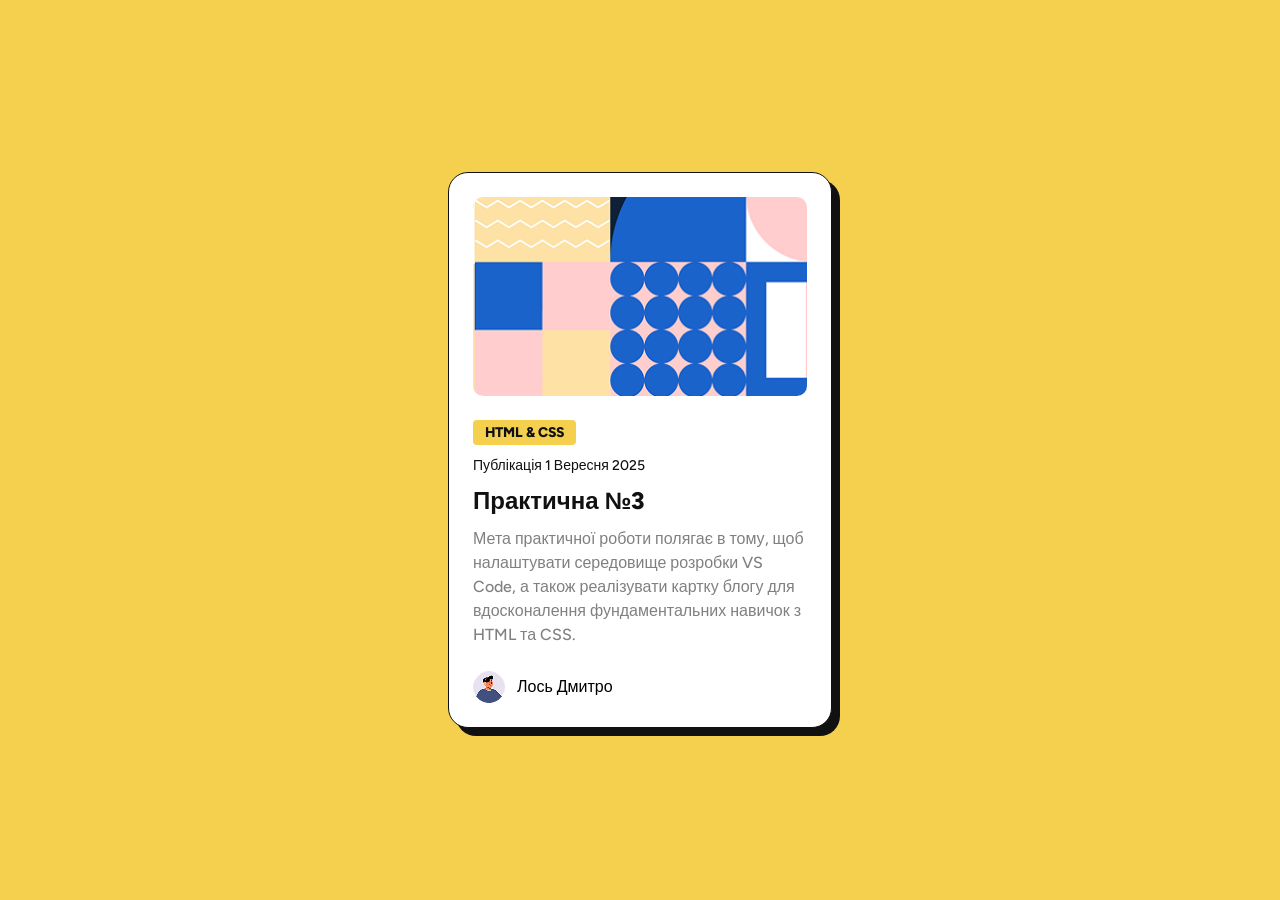
<file: index.html>
<!DOCTYPE html>
<html lang="uk">
<head>
    <meta charset="UTF-8">
    <meta name="viewport" content="width=device-width, initial-scale=1.0">
    <title>Blog Preview Card</title>
    <link rel="preconnect" href="https://fonts.googleapis.com">
    <link rel="preconnect" href="https://fonts.gstatic.com" crossorigin>
    <link href="https://fonts.googleapis.com/css2?family=Figtree:wght@500;800&display=swap" rel="stylesheet">
    <link rel="stylesheet" href="./css/style.css">
</head>
<body>

    <main class="container">
        <div class="card">
 <img class="card_image" src="design/ilustration.png" alt="Абстрактна ілюстрація">
            
            <div class="card__content">
                <span class="card__category">HTML & CSS</span>
                <p class="card__date">Публікація 1 Вересня 2025</p>
                <h2 class="card__title">Практична №3</h2>
                <p class="card__description">
                    Мета практичної роботи полягає в тому, щоб налаштувати середовище розробки VS Code, а також реалізувати картку блогу для вдосконалення фундаментальних навичок з HTML та CSS.
                </p>
            </div>

            <div class="card__author">
                <img class="card_image" src="design/userpic.png" alt="Абстрактна ілюстрація">
                <span class="card_author-name">Лось Дмитро</span>
            </div>
        </div>
    </main>

</body>
</html>
</file>
<file: css/style.css>
@import url('https://fonts.googleapis.com/css2?family=Figtree:wght@500;800&display=swap');

:root {

    --color-primary-yellow: #f4d04e;
    --color-neutral-white: #FFFFFF;
    --color-neutral-grey: #808080;
    --color-neutral-black: #111111;

  
    --font-family-base: 'Figtree', sans-serif;
    --font-weight-medium: 500;
    --font-weight-extrabold: 800;
}

* {
    margin: 0;
    padding: 0;
    box-sizing: border-box;
}

body {
    font-family: var(--font-family-base);
    background-color: var(--color-primary-yellow);
    display: flex;
    justify-content: center;
    align-items: center;
    min-height: 100vh;
    padding: 20px;
}

.container {
    display: flex;
    justify-content: center;
    align-items: center;
    width: 100%;
}


.card {
    background-color: var(--color-neutral-white);
    max-width: 384px; 
    width: 100%;
    border-radius: 20px;
    padding: 24px;
    border: 1px solid var(--color-neutral-black);
    box-shadow: 8px 8px 0px var(--color-neutral-black);
    display: flex;
    flex-direction: column;
    gap: 24px; 
    transition: box-shadow 0.2s ease-in-out;
}

.card:hover {
    box-shadow: 16px 16px 0px var(--color-neutral-black);
}

.card_image {
 
    border-radius: 10px;
}

.card__content {
    display: flex;
    flex-direction: column;
    gap: 12px; 
}

.card__category {
    background-color: var(--color-primary-yellow);
    color: var(--color-neutral-black);
    font-weight: var(--font-weight-extrabold);
    font-size: 14px;
    padding: 4px 12px; 
    border-radius: 4px;
    align-self: flex-start;
}

.card__date {
    font-size: 14px; 
    color: var(--color-neutral-black);
    font-weight: var(--font-weight-medium);
}

.card__title {
    font-size: 24px;
    font-weight: var(--font-weight-extrabold);
    color: var(--color-neutral-black);
    transition: color 0.2s ease-in-out;
    text-decoration: none; 
}

.card__title:hover {
    color: var(--color-primary-yellow);
    cursor: pointer;
}

.card__description {
    font-size: 16px; 
    color: var(--color-neutral-grey);
    line-height: 150%; 
    font-weight: var(--font-weight-medium);
}

.card__author {
    display: flex;
    align-items: center;
    gap: 12px;
}

.card__author-avatar {
    width: 32px;
    height: 32px;
    border-radius: 50%;
}

.card__author-name {
    font-weight: var(--font-weight-extrabold);
    color: var(--color-neutral-black);
    font-size: 14px; 
}


@media (max-width: 420px) {
    .card {
        max-width: 327px;
    }
    .card__title {
        font-size: 20px; 
    }
    .card__description {
        font-size: 14px;
    }
}
</file>
